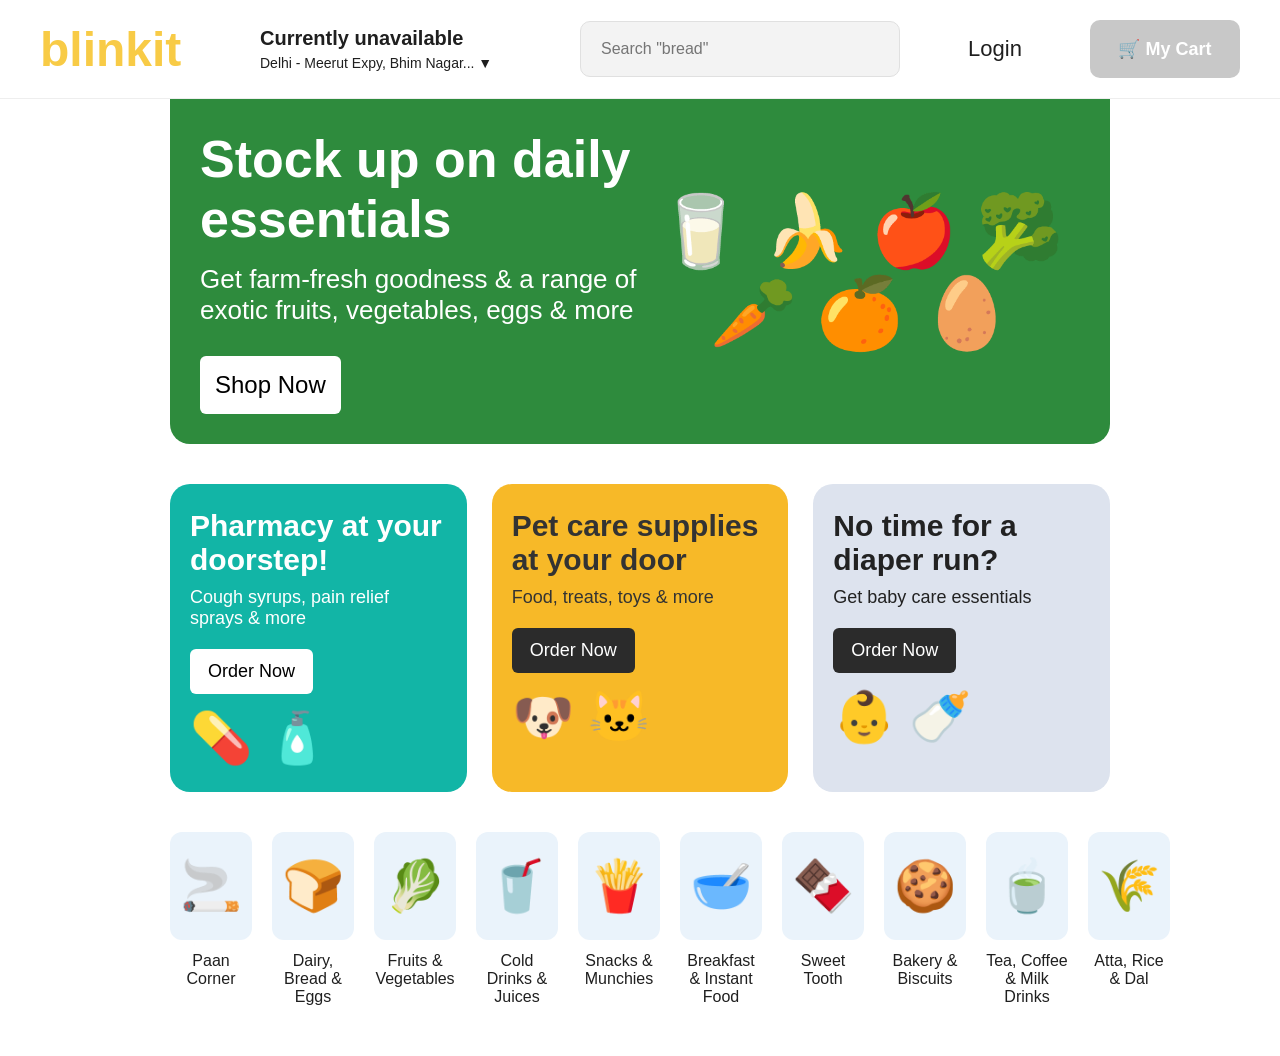
<file: index.html>
<!DOCTYPE html>
<html lang="en">
<head>
  <meta charset="UTF-8">
  <meta name="viewport" content="width=device-width, initial-scale=1.0">
  <title>Blinkit Clone</title>
  <link rel="stylesheet" href="style.css">
</head>
<body>

  <!-- Header -->
  <header class="header">
    <div class="logo">blinkit</div>

    <div class="location">
      <h3>Currently unavailable</h3>
      <p>Delhi - Meerut Expy, Bhim Nagar... ▼</p>
    </div>

    <div class="search-box">
      <input type="text" placeholder='Search "bread"'>
    </div>

    <div class="login">Login</div>

    <div class="cart">🛒 My Cart</div>
  </header>

  <!-- Main Banner -->
  <section class="main-banner">
    <div class="banner-text">
      <h1>Stock up on daily essentials</h1>
      <p>Get farm-fresh goodness &amp; a range of exotic fruits, vegetables, eggs &amp; more</p>
      <button class="shop-btn">Shop Now</button>
    </div>
    <div class="banner-emoji">🥛 🍌 🍎 🥦 🥕 🍊 🥚</div>
  </section>

  <!-- Promo Cards -->
  <section class="promo-section">

    <div class="promo-card pharmacy">
      <h2>Pharmacy at your doorstep!</h2>
      <p>Cough syrups, pain relief sprays &amp; more</p>
      <button class="promo-btn white-btn">Order Now</button>
      <div class="promo-emoji">💊 🧴</div>
    </div>

    <div class="promo-card pet">
      <h2>Pet care supplies at your door</h2>
      <p>Food, treats, toys &amp; more</p>
      <button class="promo-btn dark-btn">Order Now</button>
      <div class="promo-emoji">🐶 🐱</div>
    </div>

    <div class="promo-card baby">
      <h2>No time for a diaper run?</h2>
      <p>Get baby care essentials</p>
      <button class="promo-btn dark-btn">Order Now</button>
      <div class="promo-emoji">👶 🍼</div>
    </div>

  </section>

  <!-- Categories -->
  <section class="category-section">

    <div class="category">
      <div class="category-img">🚬</div>
      <p>Paan Corner</p>
    </div>

    <div class="category">
      <div class="category-img">🍞</div>
      <p>Dairy, Bread &amp; Eggs</p>
    </div>

    <div class="category">
      <div class="category-img">🥬</div>
      <p>Fruits &amp; Vegetables</p>
    </div>

    <div class="category">
      <div class="category-img">🥤</div>
      <p>Cold Drinks &amp; Juices</p>
    </div>

    <div class="category">
      <div class="category-img">🍟</div>
      <p>Snacks &amp; Munchies</p>
    </div>

    <div class="category">
      <div class="category-img">🥣</div>
      <p>Breakfast &amp; Instant Food</p>
    </div>

    <div class="category">
      <div class="category-img">🍫</div>
      <p>Sweet Tooth</p>
    </div>

    <div class="category">
      <div class="category-img">🍪</div>
      <p>Bakery &amp; Biscuits</p>
    </div>

    <div class="category">
      <div class="category-img">🍵</div>
      <p>Tea, Coffee &amp; Milk Drinks</p>
    </div>

    <div class="category">
      <div class="category-img">🌾</div>
      <p>Atta, Rice &amp; Dal</p>
    </div>

  </section>

</body>
</html>
</file>
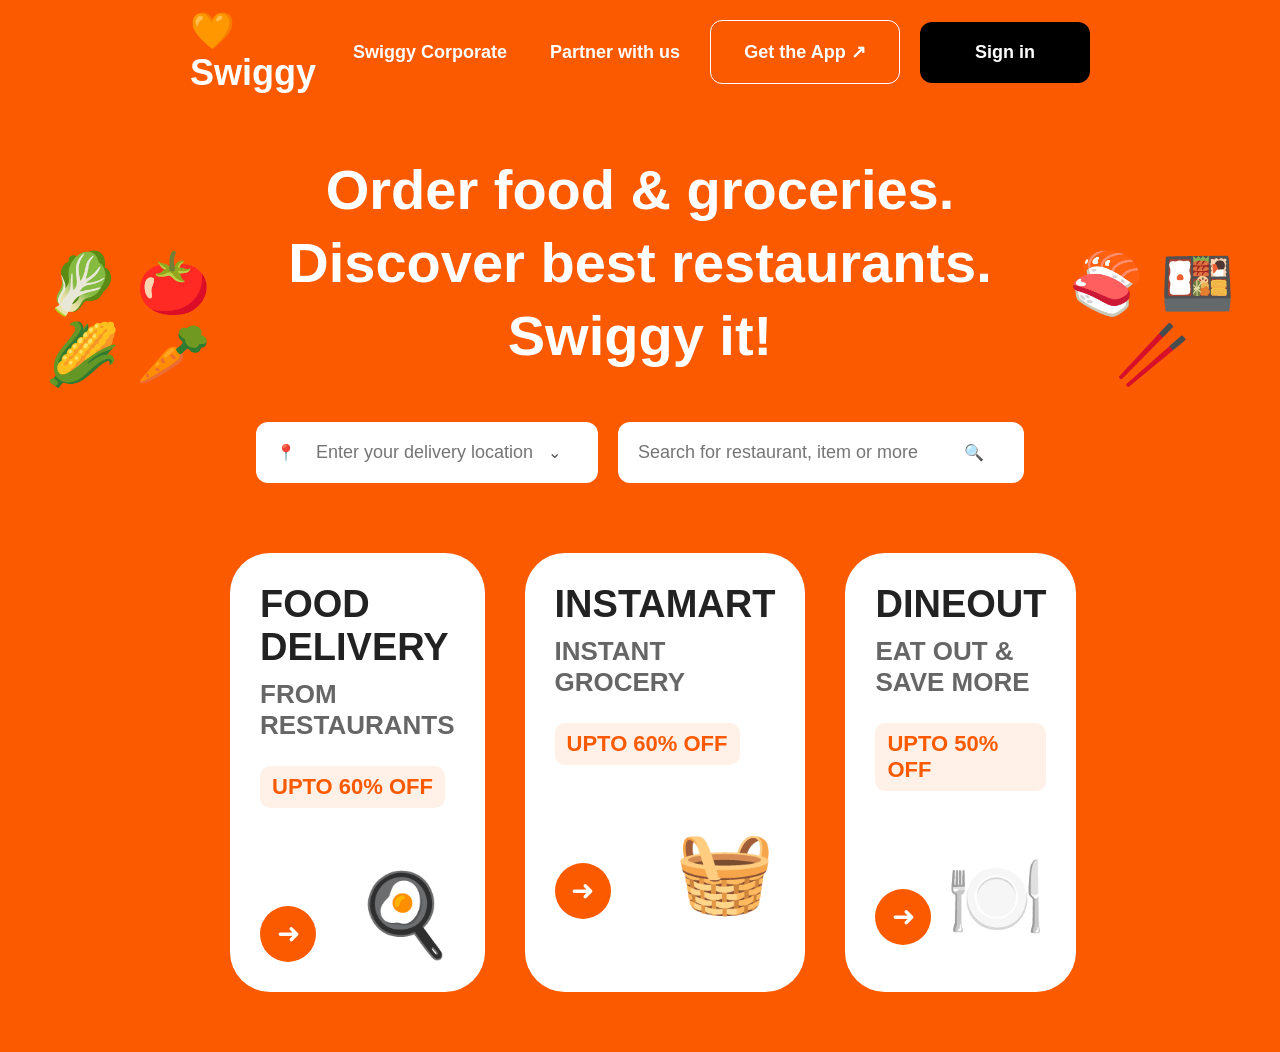
<file: index2.html>
<!DOCTYPE html>
<html lang="en">
<head>
  <meta charset="UTF-8">
  <meta name="viewport" content="width=device-width, initial-scale=1.0">
  <title>Swiggy Clone</title>
  <link rel="stylesheet" href="style2.css">
</head>
<body>

  <!-- Header -->
  <header class="header">
    <div class="logo">🧡 Swiggy</div>
    <div class="nav-link">Swiggy Corporate</div>
    <div class="nav-link">Partner with us</div>
    <div class="app-btn">Get the App ↗</div>
    <div class="signin-btn">Sign in</div>
  </header>

  <!-- Hero Section -->
  <section class="hero">
    <div class="hero-left">🥬 🍅 🌽 🥕</div>

    <div class="hero-center">
      <h1>Order food &amp; groceries. Discover best restaurants. Swiggy it!</h1>

      <div class="search-row">
        <div class="location-box">
          <span>📍</span>
          <input type="text" placeholder="Enter your delivery location">
          <span>⌄</span>
        </div>

        <div class="search-box">
          <input type="text" placeholder="Search for restaurant, item or more">
          <span>🔍</span>
        </div>
      </div>
    </div>

    <div class="hero-right">🍣 🍱 🥢</div>
  </section>

  <!-- Service Cards -->
  <section class="cards">

    <div class="card">
      <h2>FOOD DELIVERY</h2>
      <h3>FROM RESTAURANTS</h3>
      <p class="offer">UPTO 60% OFF</p>
      <div class="card-bottom">
        <div class="arrow">➜</div>
        <div class="card-emoji">🍳</div>
      </div>
    </div>

    <div class="card">
      <h2>INSTAMART</h2>
      <h3>INSTANT GROCERY</h3>
      <p class="offer">UPTO 60% OFF</p>
      <div class="card-bottom">
        <div class="arrow">➜</div>
        <div class="card-emoji">🧺</div>
      </div>
    </div>

    <div class="card">
      <h2>DINEOUT</h2>
      <h3>EAT OUT &amp; SAVE MORE</h3>
      <p class="offer">UPTO 50% OFF</p>
      <div class="card-bottom">
        <div class="arrow">➜</div>
        <div class="card-emoji">🍽️</div>
      </div>
    </div>

  </section>

</body>
</html>
</file>
<file: style.css>
/* Basic reset */
* {
  margin: 0;
  padding: 0;
  box-sizing: border-box;
}

body {
  font-family: Arial, sans-serif;
  background-color: #ffffff;
  color: #1f1f1f;
}

/* ---------- Header ---------- */
.header {
  display: grid;
  grid-template-columns: 200px 300px 1fr 150px 150px;
  align-items: center;
  gap: 20px;
  padding: 20px 40px;
  border-bottom: 1px solid #eeeeee;
}

.logo {
  font-size: 48px;
  font-weight: bold;
  color: #f8cb46;
}

.location h3 {
  font-size: 20px;
}

.location p {
  font-size: 14px;
  margin-top: 5px;
}

.search-box input {
  width: 100%;
  padding: 18px 20px;
  font-size: 16px;
  border: 1px solid #e0e0e0;
  background-color: #f3f3f3;
  border-radius: 10px;
}

.login {
  font-size: 22px;
  text-align: center;
}

.cart {
  background-color: #c8c8c8;
  color: #ffffff;
  font-weight: bold;
  font-size: 18px;
  text-align: center;
  padding: 18px 10px;
  border-radius: 10px;
}

/* ---------- Main Banner ---------- */
.main-banner {
  display: grid;
  grid-template-columns: 1fr 1fr;
  align-items: center;
  background-color: #2e8b3d;
  color: #ffffff;
  margin: 0 170px;
  padding: 30px;
  border-radius: 0 0 20px 20px;
}

.banner-text h1 {
  font-size: 52px;
}

.banner-text p {
  font-size: 26px;
  margin-top: 15px;
}

.shop-btn {
  margin-top: 30px;
  padding: 15px 15px;
  font-size: 24px;
  background-color: #ffffff;
  color: #000000;
  border: none;
  border-radius: 6px;
}

.banner-emoji {
  font-size: 70px;
  text-align: center;
}

/* ---------- Promo Cards ---------- */
.promo-section {
  display: grid;
  grid-template-columns: 1fr 1fr 1fr;
  gap: 25px;
  margin: 40px 170px;
}

.promo-card {
  padding: 25px 20px;
  border-radius: 20px;
  min-height: 240px;
}

.promo-card h2 {
  font-size: 30px;
}

.promo-card p {
  font-size: 18px;
  margin-top: 10px;
}

.pharmacy {
  background-color: #12b5a6;
  color: #ffffff;
}

.pet {
  background-color: #f7b928;
  color: #333333;
}

.baby {
  background-color: #dde3ee;
  color: #222222;
}

.promo-btn {
  margin-top: 20px;
  padding: 12px 18px;
  font-size: 18px;
  border: none;
  border-radius: 6px;
}

.white-btn {
  background-color: #ffffff;
  color: #000000;
}

.dark-btn {
  background-color: #2b2b2b;
  color: #ffffff;
}

.promo-emoji {
  font-size: 50px;
  margin-top: 15px;
}

/* ---------- Categories ---------- */
.category-section {
  display: grid;
  grid-template-columns: repeat(10, 1fr);
  gap: 20px;
  margin: 0 170px 50px 170px;
  text-align: center;
}

.category-img {
  background-color: #eaf3fb;
  font-size: 50px;
  padding: 25px 10px;
  border-radius: 12px;
}

.category p {
  margin-top: 12px;
  font-size: 16px;
}
</file>
<file: style2.css>
/* Basic reset */
* {
  margin: 0;
  padding: 0;
  box-sizing: border-box;
}

body {
  font-family: Arial, sans-serif;
  background-color: #fc5a00;
  color: #ffffff;
}

/* ---------- Header ---------- */
.header {
  display: grid;
  grid-template-columns: 1fr 180px 150px 190px 170px;
  align-items: center;
  gap: 20px;
  padding: 10px 190px;
}

.logo {
  font-size: 36px;
  font-weight: bold;
}

.nav-link {
  font-size: 18px;
  font-weight: bold;
  text-align: center;
}

.app-btn {
  border: 1px solid #ffffff;
  border-radius: 12px;
  padding: 20px 10px;
  font-size: 18px;
  font-weight: bold;
  text-align: center;
}

.signin-btn {
  background-color: #000000;
  border-radius: 12px;
  padding: 20px 10px;
  font-size: 18px;
  font-weight: bold;
  text-align: center;
}

/* ---------- Hero ---------- */
.hero {
  display: grid;
  grid-template-columns: 1fr 3fr 1fr;
  align-items: center;
  padding: 50px 0;
}

.hero-left,
.hero-right {
  font-size: 60px;
  text-align: center;
}

.hero-center h1 {
  font-size: 56px;
  text-align: center;
  line-height: 1.3;
}

/* ---------- Search Row ---------- */
.search-row {
  display: grid;
  grid-template-columns: 1fr 1.6fr;
  gap: 20px;
  margin-top: 50px;
}

.location-box {
  display: grid;
  grid-template-columns: 40px 1fr 30px;
  align-items: center;
  background-color: #ffffff;
  color: #555555;
  padding: 20px;
  border-radius: 12px;
}

.search-box {
  display: grid;
  grid-template-columns: 1fr 40px;
  align-items: center;
  background-color: #ffffff;
  color: #555555;
  padding: 20px;
  border-radius: 12px;
}

.location-box input,
.search-box input {
  border: none;
  outline: none;
  font-size: 18px;
  background-color: #ffffff;
}

/* ---------- Service Cards ---------- */
.cards {
  display: grid;
  grid-template-columns: 1fr 1fr 1fr;
  gap: 40px;
  padding: 20px 230px 60px 230px;
}

.card {
  background-color: #ffffff;
  color: #222222;
  padding: 30px;
  border-radius: 40px;
  min-height: 380px;
}

.card h2 {
  font-size: 38px;
}

.card h3 {
  font-size: 26px;
  color: #666666;
  margin-top: 10px;
}

.offer {
  display: inline-block;
  background-color: #fff1e8;
  color: #fc5a00;
  font-size: 22px;
  font-weight: bold;
  padding: 8px 12px;
  margin-top: 25px;
  border-radius: 10px;
}

.card-bottom {
  display: grid;
  grid-template-columns: 1fr 1fr;
  align-items: end;
  margin-top: 60px;
}

.arrow {
  background-color: #fc5a00;
  color: #ffffff;
  font-size: 28px;
  width: 56px;
  height: 56px;
  text-align: center;
  line-height: 56px;
  border-radius: 50%;
}

.card-emoji {
  font-size: 80px;
  text-align: right;
}
</file>
